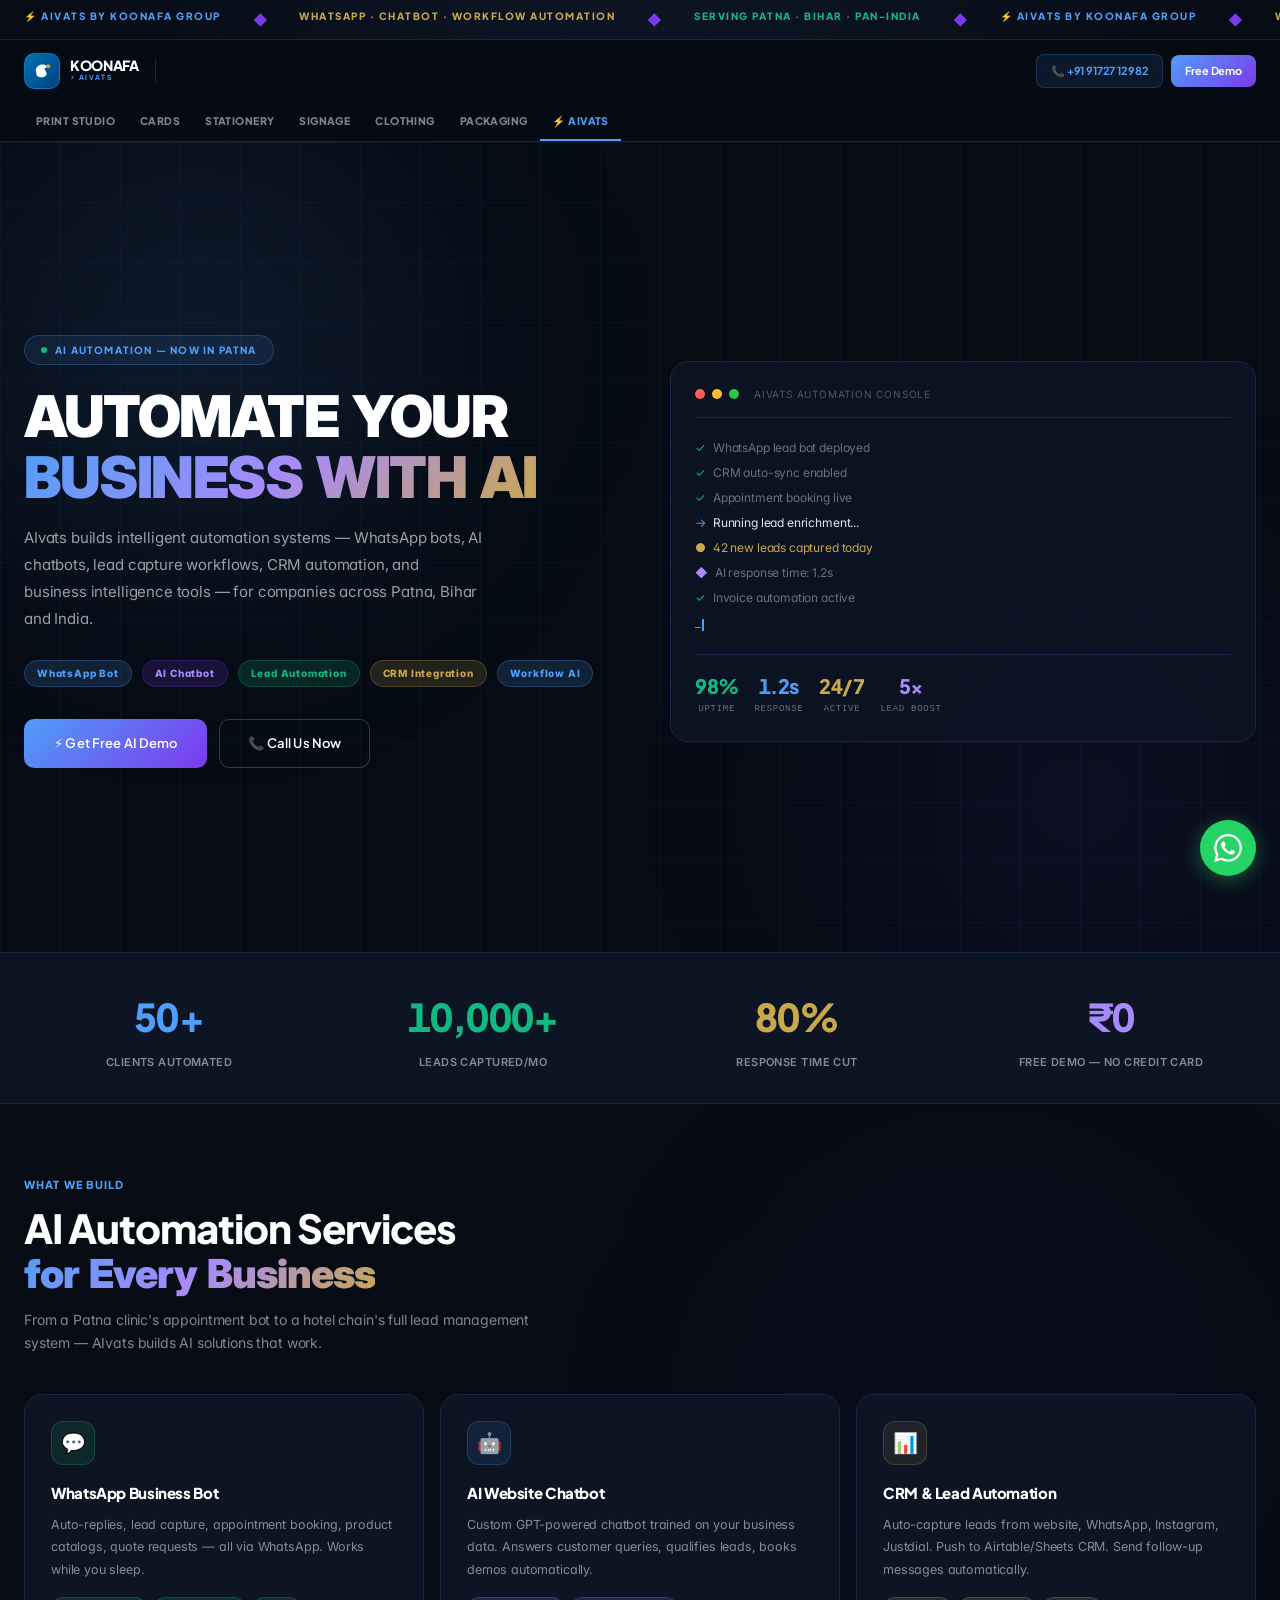
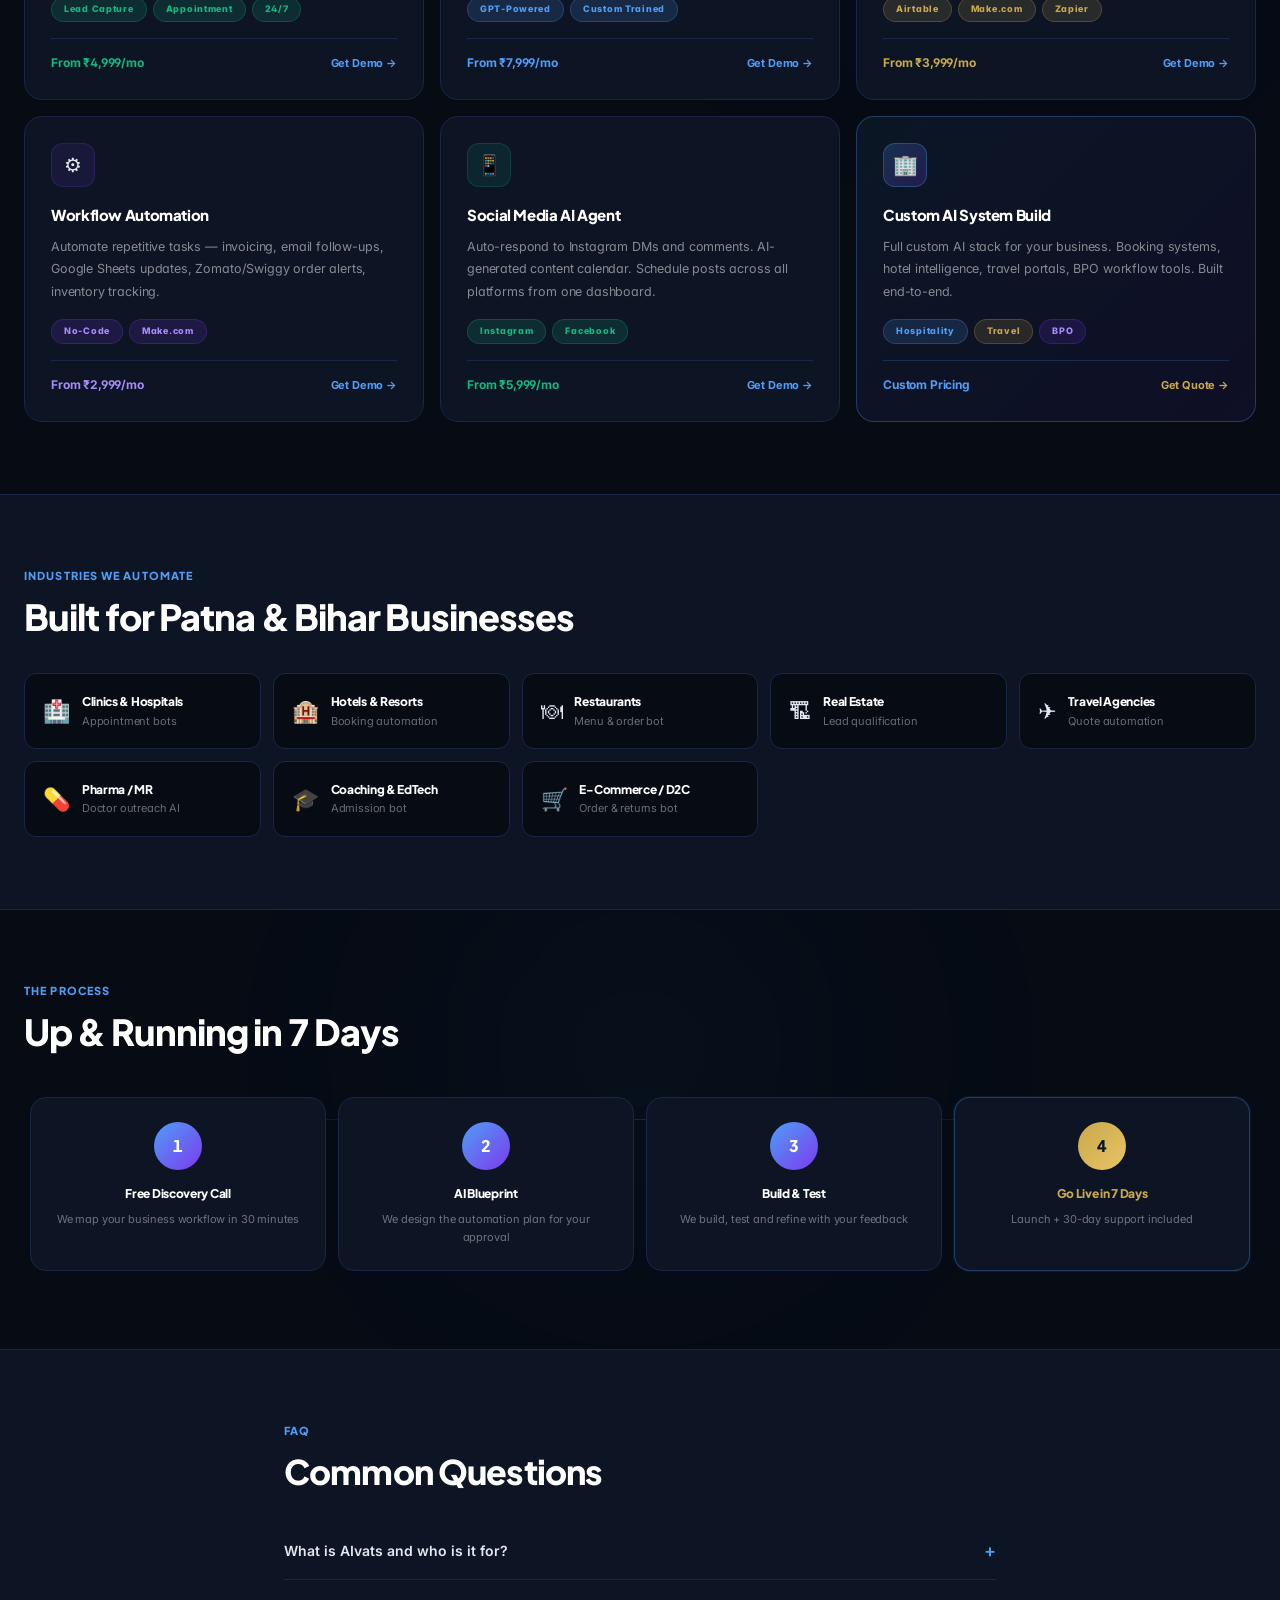
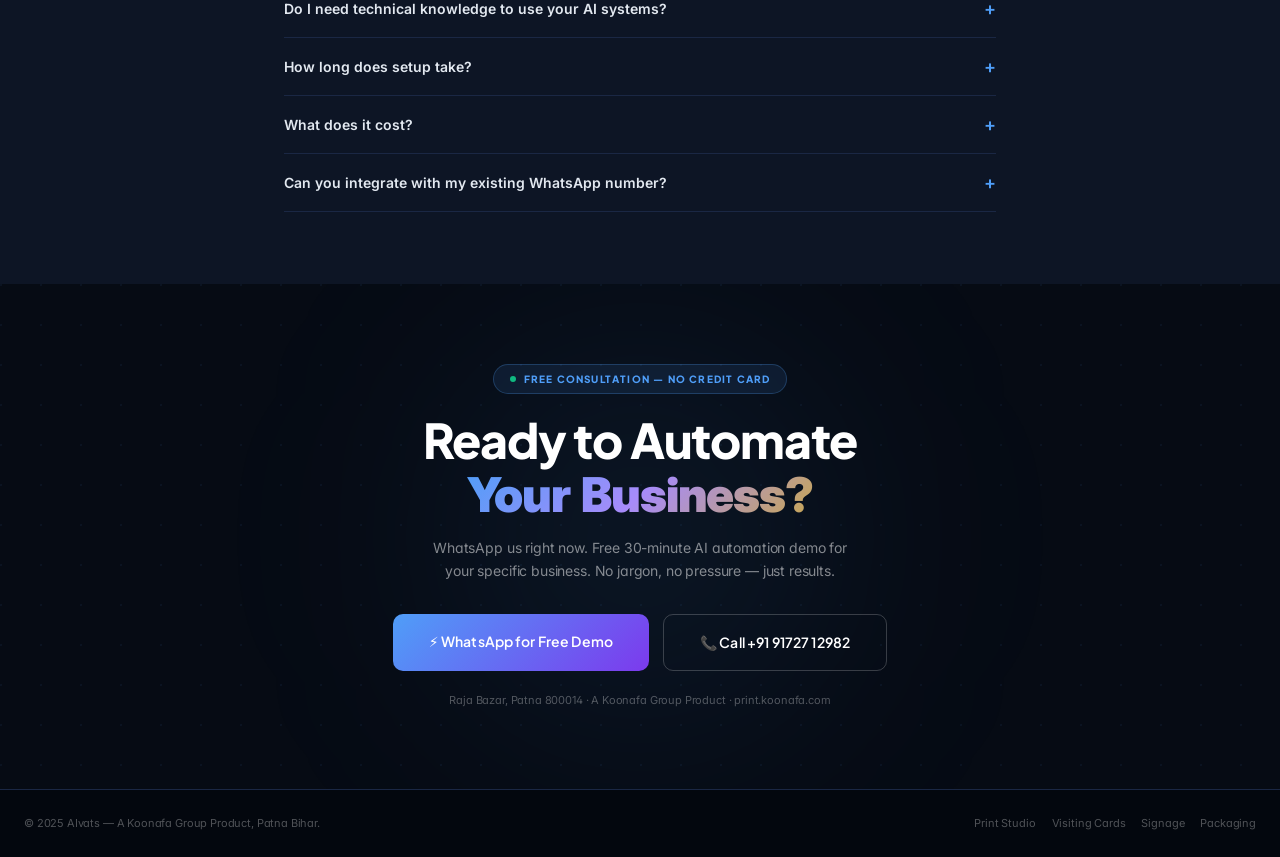
<file: aivats.html>
<!DOCTYPE html>
<html lang="en">
<head>
<meta charset="UTF-8"><meta name="viewport" content="width=device-width,initial-scale=1">
<title>AIvats — AI Automation & WhatsApp Bots | Patna Bihar</title>
<meta name="description" content="AIvats by Koonafa builds WhatsApp bots, AI chatbots & CRM automation for businesses in Patna, Bihar. Free 30-min demo. Call +91 91727 12982.">
<meta name="keywords" content="AI automation patna, WhatsApp bot for business patna, chatbot development bihar, business automation AI india, CRM automation patna, lead generation AI bihar, workflow automation patna, AIvats koonafa, artificial intelligence solutions patna, WhatsApp business bot patna">
<meta property="og:title" content="AIvats — AI Automation & WhatsApp Bots | Patna Bihar">
<meta property="og:description" content="AIvats by Koonafa builds WhatsApp bots, AI chatbots & CRM automation for businesses in Patna, Bihar. Free 30-min demo. Call +91 91727 12982.">
<meta property="og:type" content="website">
<meta property="og:locale" content="en_IN">
<meta name="twitter:card" content="summary">
<meta name="twitter:title" content="AIvats — AI Automation & WhatsApp Bots | Patna Bihar">
<meta name="twitter:description" content="AIvats by Koonafa builds WhatsApp bots, AI chatbots & CRM automation for businesses in Patna, Bihar. Free 30-min demo. Call +91 91727 12982.">
<link rel="canonical" href="https://print.koonafa.com/aivats.html">
<link href="https://fonts.googleapis.com/css2?family=Plus+Jakarta+Sans:ital,wght@0,300;0,400;0,500;0,600;0,700;0,800;1,400&family=Inter:wght@300;400;500;600;700&display=swap" rel="stylesheet">
<style>

/* ── CMO Typography System: Inter + Plus Jakarta Sans ── */
:root{
  --font-display:'Plus Jakarta Sans',system-ui,sans-serif;
  --font-body:'Inter',system-ui,-apple-system,sans-serif;
  --fw-label:600;
  --fw-heading:800;
  --fw-heavy:800;
  --ls-tight:-0.025em;
  --ls-label:0.12em;
}
*{box-sizing:border-box}
html{font-size:16px;-webkit-text-size-adjust:100%}
body{font-family:var(--font-body);font-size:14px;line-height:1.65;letter-spacing:-0.008em}
h1,h2,h3,h4,h5{font-family:var(--font-display);font-weight:var(--fw-heading);letter-spacing:var(--ls-tight);line-height:1.1}
h1{letter-spacing:-0.035em}
h2{letter-spacing:-0.028em}
/* Nav precision */
nav a{font-family:var(--font-display)}
/* Stat numbers — tabular for alignment */
.stat-num,.price-num,[class*="stat"]{font-variant-numeric:tabular-nums;font-feature-settings:'tnum'}
/* Product card body text — Inter at 13px needs optical boost */
.pc p{font-size:12.5px;line-height:1.75;color:#5a6680;letter-spacing:0}
/* Buttons — Inter 600 with slight tracking */
a[class*="btn"]{font-family:var(--font-display);font-weight:600;letter-spacing:.01em}

:root{
  --co:#0073B1;--go:#C9A84C;--ch:#0A1628;
  --ai-bg:#060B14;--ai-card:#0D1525;--ai-border:#1a2744;
  --ai-blue:#4F9EF8;--ai-purple:#7C3AED;--ai-green:#10B981;--ai-gold:#C9A84C;
}
*{margin:0;padding:0;box-sizing:border-box}html{scroll-behavior:smooth}
body{font-family:'Inter', system-ui, sans-serif;background:var(--ai-bg);color:#E2E8F0;-webkit-font-smoothing:antialiased;-moz-osx-font-smoothing:grayscale;text-rendering:optimizeLegibility;font-feature-settings:'cv02','cv03','cv04','cv11';letter-spacing:-0.011em}
.ls{font-family:'Plus Jakarta Sans', sans-serif;letter-spacing:-0.02em;font-feature-settings:'ss01'}
.mx{max-width:1280px;margin:0 auto;padding:0 24px}
.sec{padding:72px 0}
.btn-ai{background:linear-gradient(135deg,#4F9EF8,#7C3AED);color:#fff;padding:14px 30px;border-radius:10px;font-weight:700;font-size:13px;text-decoration:none;display:inline-block;transition:all .2s;letter-spacing:.03em}
.btn-ai:hover{transform:translateY(-2px);box-shadow:0 8px 30px rgba(79,158,248,.35)}
.btn-go{background:linear-gradient(135deg,#C9A84C,#E8C565);color:#0A1628;padding:14px 30px;border-radius:10px;font-weight:800;font-size:13px;text-decoration:none;display:inline-block;transition:transform .15s}
.btn-go:hover{transform:translateY(-2px)}
.btn-outline{border:1.5px solid rgba(255,255,255,.2);color:#fff;padding:13px 28px;border-radius:10px;font-weight:600;font-size:13px;text-decoration:none;display:inline-block;transition:all .2s}
.btn-outline:hover{border-color:rgba(79,158,248,.5);background:rgba(79,158,248,.05)}
.glow-text{background:linear-gradient(135deg,#4F9EF8,#a78bfa,#C9A84C);-webkit-background-clip:text;-webkit-text-fill-color:transparent;background-clip:text}
.card-ai{background:var(--ai-card);border:1px solid var(--ai-border);border-radius:18px;transition:all .3s}
.card-ai:hover{border-color:#4F9EF8;box-shadow:0 0 0 1px rgba(79,158,248,.2),0 16px 40px rgba(0,0,0,.4)}
.nav-link{padding:10px 12px;font-size:10.5px;font-weight:800;font-family:'Plus Jakarta Sans', sans-serif;letter-spacing:.04em;color:rgba(255,255,255,.6);text-decoration:none;text-transform:uppercase;transition:all .2s;border-bottom:2px solid transparent;display:inline-block}
.nav-link:hover{color:#4F9EF8}.nav-link.print-link{color:rgba(255,255,255,.5)}
.nav-link.print-link:hover{color:rgba(255,255,255,.8)}
.pill{display:inline-block;padding:4px 12px;border-radius:20px;font-size:10px;font-weight:800;letter-spacing:.08em;font-family:'Plus Jakarta Sans', sans-serif}
.pill-blue{background:rgba(79,158,248,.15);color:#4F9EF8;border:1px solid rgba(79,158,248,.25)}
.pill-purple{background:rgba(124,58,237,.15);color:#a78bfa;border:1px solid rgba(124,58,237,.25)}
.pill-green{background:rgba(16,185,129,.15);color:#10B981;border:1px solid rgba(16,185,129,.25)}
.pill-gold{background:rgba(201,168,76,.15);color:#C9A84C;border:1px solid rgba(201,168,76,.25)}
.wa{position:fixed;bottom:24px;right:24px;z-index:8888;background:#25D366;color:#fff;width:56px;height:56px;border-radius:50%;display:flex;align-items:center;justify-content:center;text-decoration:none;box-shadow:0 4px 20px rgba(37,211,102,.4);transition:transform .2s}.wa:hover{transform:scale(1.1)}

/* PARTICLE GRID BG */
.grid-bg{position:absolute;inset:0;background-image:linear-gradient(rgba(79,158,248,.04) 1px,transparent 1px),linear-gradient(90deg,rgba(79,158,248,.04) 1px,transparent 1px);background-size:60px 60px;pointer-events:none}
.radial-glow{position:absolute;width:600px;height:600px;border-radius:50%;filter:blur(120px);pointer-events:none}

/* TYPING ANIMATION */
@keyframes blink{0%,100%{opacity:1}50%{opacity:0}}
.cursor{display:inline-block;width:2px;height:1em;background:#4F9EF8;animation:blink 1s infinite;vertical-align:text-bottom;margin-left:2px}

/* COUNTER */
@keyframes countUp{from{opacity:0;transform:translateY(10px)}to{opacity:1;transform:translateY(0)}}
.stat-num{animation:countUp .6s ease forwards}

/* TABS */
.tab-btn{padding:10px 20px;background:transparent;border:1px solid var(--ai-border);border-radius:8px;color:rgba(255,255,255,.5);font-size:12px;font-weight:700;font-family:'Plus Jakarta Sans', sans-serif;letter-spacing:.04em;cursor:pointer;transition:all .2s;text-transform:uppercase}
.tab-btn.active,.tab-btn:hover{background:rgba(79,158,248,.12);border-color:#4F9EF8;color:#4F9EF8}

/* FAQ */
.faq-item{border-bottom:1px solid var(--ai-border)}
.faq-q{width:100%;background:transparent;border:none;color:#E2E8F0;text-align:left;padding:18px 0;cursor:pointer;display:flex;justify-content:space-between;align-items:center;font-size:14px;font-weight:600}
.faq-a{max-height:0;overflow:hidden;transition:max-height .3s ease;font-size:13px;color:rgba(255,255,255,.6);line-height:1.75}
.faq-a.open{max-height:200px;padding-bottom:16px}
.faq-icon{font-size:18px;color:#4F9EF8;transition:transform .3s;flex-shrink:0}
.faq-item.open .faq-icon{transform:rotate(45deg)}

@media(max-width:768px){.sec{padding:48px 0}}

/* ── Plus Jakarta Sans + Inter micro-typography refinements ── */
h1,h2,h3,h4{font-family:'Plus Jakarta Sans',sans-serif;letter-spacing:-0.025em;font-feature-settings:'ss01'}
h1{letter-spacing:-0.035em}
.ls{font-family:'Plus Jakarta Sans',sans-serif;letter-spacing:-0.025em}
p,li,td,span:not(.ls):not(.badge):not(.nav-link){font-family:'Inter',system-ui,sans-serif}
strong,b{font-weight:600}
/* Inter numeral clarity */
.price-val,[class*="price"],[style*="font-weight:800"],[style*="font-weight:900"]{font-feature-settings:'cv02','tnum'}
/* Tighter product card headings */
.pc .ls{font-size:13.5px;font-weight:700;letter-spacing:-0.015em}
/* Button refinement */
.btn-p,.btn-g,.btn-ai,.btn-go,.btn-outline{letter-spacing:.01em;font-weight:600}
/* Section label refinement */
.sl,.section-label{font-family:'Plus Jakarta Sans',sans-serif;font-size:10px;letter-spacing:.16em;font-weight:700}
/* Ticker */
.ticker-item,[class*="ticker"]{letter-spacing:.1em}
</style>
<link rel="stylesheet" href="responsive.css">
<script src="responsive.js" defer></script>
</head>
<body>

<!-- TICKER -->
<div style="overflow:hidden;background:linear-gradient(90deg,#060B14,#0D1525,#060B14);padding:8px 0;border-bottom:1px solid rgba(79,158,248,.15)">
  <div style="display:flex;white-space:nowrap;animation:tk 30s linear infinite" class="responsive-actions">
    <style>@keyframes tk{0%{transform:translateX(0)}100%{transform:translateX(-50%)}}</style>
    <span style="display:flex;white-space:nowrap;animation:tk 30s linear infinite">
      <span style="padding:0 24px;font-size:10px;font-weight:800;font-family:'Plus Jakarta Sans', sans-serif;letter-spacing:.15em;color:#4F9EF8;text-transform:uppercase">⚡ AIvats by Koonafa Group</span><span style="color:#7C3AED;margin:0 8px">◆</span>
      <span style="padding:0 24px;font-size:10px;font-weight:800;font-family:'Plus Jakarta Sans', sans-serif;letter-spacing:.15em;color:#C9A84C;text-transform:uppercase">WhatsApp · Chatbot · Workflow Automation</span><span style="color:#7C3AED;margin:0 8px">◆</span>
      <span style="padding:0 24px;font-size:10px;font-weight:800;font-family:'Plus Jakarta Sans', sans-serif;letter-spacing:.15em;color:#10B981;text-transform:uppercase">Serving Patna · Bihar · Pan-India</span><span style="color:#7C3AED;margin:0 8px">◆</span>
      <span style="padding:0 24px;font-size:10px;font-weight:800;font-family:'Plus Jakarta Sans', sans-serif;letter-spacing:.15em;color:#4F9EF8;text-transform:uppercase">⚡ AIvats by Koonafa Group</span><span style="color:#7C3AED;margin:0 8px">◆</span>
      <span style="padding:0 24px;font-size:10px;font-weight:800;font-family:'Plus Jakarta Sans', sans-serif;letter-spacing:.15em;color:#C9A84C;text-transform:uppercase">WhatsApp · Chatbot · Workflow Automation</span><span style="color:#7C3AED;margin:0 8px">◆</span>
      <span style="padding:0 24px;font-size:10px;font-weight:800;font-family:'Plus Jakarta Sans', sans-serif;letter-spacing:.15em;color:#10B981;text-transform:uppercase">Serving Patna · Bihar · Pan-India</span><span style="color:#7C3AED;margin:0 8px">◆</span>
    </span>
  </div>
</div>

<!-- NAV -->
<nav style="background:rgba(6,11,20,.95);backdrop-filter:blur(20px);border-bottom:1px solid var(--ai-border);position:sticky;top:0;z-index:9000">
  <div class="mx"><div style="display:flex;align-items:center;justify-content:space-between;flex-wrap:wrap;gap:10px;min-height:62px" class="responsive-actions">
    <div style="display:flex;align-items:center;gap:16px" class="responsive-actions">
      <a href="index.html" style="display:flex;align-items:center;gap:10px;text-decoration:none">
        <div style="width:36px;height:36px;border-radius:10px;background:linear-gradient(135deg,#0073B1,#004080);display:flex;align-items:center;justify-content:center;border:1px solid rgba(79,158,248,.3)" class="responsive-actions">
          <svg viewBox="0 0 64 64" fill="none" style="width:22px;height:22px"><path d="M14 32C14 19 26 11 38 14L50 18L39 25L46 40C43 51 28 54 17 46Z" fill="white"/><circle cx="50" cy="18" r="6" fill="#C9A84C"/></svg>
        </div>
        <div><div class="ls" style="font-weight:900;font-size:14px;color:#fff;line-height:1">KOONAFA</div><div style="font-size:7px;color:#4F9EF8;letter-spacing:.2em;font-weight:700">⚡ AIVATS</div></div>
      </a>
      <div style="width:1px;height:24px;background:var(--ai-border)"></div>
      <div style="display:flex;gap:1px;flex-wrap:wrap" class="responsive-actions">
        <a href="index.html" class="nav-link print-link">Print Studio</a>
        <a href="visiting-cards.html" class="nav-link print-link">Cards</a>
        <a href="stationery.html" class="nav-link print-link">Stationery</a>
        <a href="signs-posters.html" class="nav-link print-link">Signage</a>
        <a href="clothing-bags.html" class="nav-link print-link">Clothing</a>
        <a href="packaging.html" class="nav-link print-link">Packaging</a>
        <a href="aivats.html" class="nav-link" style="color:#4F9EF8;border-bottom-color:#4F9EF8">⚡ AIvats</a>
      </div>
    </div>
    <div style="display:flex;align-items:center;gap:8px" class="responsive-actions">
      <a href="tel:+919172712982" style="padding:7px 14px;background:rgba(79,158,248,.1);color:#4F9EF8;border-radius:8px;text-decoration:none;font-size:11px;font-weight:700;border:1px solid rgba(79,158,248,.2)">📞 +91 91727 12982</a>
      <a href="https://wa.me/919172712982?text=Hi%20AIvats%2C%20I%20want%20a%20free%20AI%20automation%20demo%20for%20my%20business" target="_blank" style="padding:7px 14px;background:linear-gradient(135deg,#4F9EF8,#7C3AED);color:#fff;border-radius:8px;text-decoration:none;font-size:11px;font-weight:700">Free Demo</a>
    </div>
  </div></div>
</nav>

<!-- HERO -->
<section class="responsive-hero" style="position:relative;overflow:hidden;padding:80px 0 72px;min-height:90vh;display:flex;align-items:center">
  <div class="grid-bg"></div>
  <div class="radial-glow" style="background:radial-gradient(circle,rgba(79,158,248,.18),transparent 70%);top:-100px;left:-100px"></div>
  <div class="radial-glow" style="background:radial-gradient(circle,rgba(124,58,237,.12),transparent 70%);bottom:-150px;right:-100px"></div>
  <div class="mx" style="position:relative;z-index:1;width:100%">
    <div style="display:grid;grid-template-columns:1fr 1fr;gap:60px;align-items:center" class="responsive-grid responsive-columns">
      <div>
        <div style="display:inline-flex;align-items:center;gap:8px;background:rgba(79,158,248,.1);border:1px solid rgba(79,158,248,.25);border-radius:20px;padding:6px 16px;margin-bottom:20px">
          <div style="width:6px;height:6px;border-radius:50%;background:#10B981;animation:blink 1.5s infinite"></div>
          <span style="font-size:10px;font-weight:800;font-family:'Plus Jakarta Sans', sans-serif;letter-spacing:.12em;color:#4F9EF8;text-transform:uppercase">AI Automation — Now in Patna</span>
        </div>
        <h1 class="ls" style="font-size:clamp(32px,4.5vw,58px);font-weight:900;line-height:1.0;margin-bottom:18px">
          <span style="color:#fff">AUTOMATE YOUR</span><br>
          <span class="glow-text">BUSINESS WITH AI</span>
        </h1>
        <p style="font-size:15px;color:rgba(255,255,255,.6);line-height:1.8;max-width:460px;margin-bottom:28px">AIvats builds intelligent automation systems — WhatsApp bots, AI chatbots, lead capture workflows, CRM automation, and business intelligence tools — for companies across Patna, Bihar and India.</p>
        <div style="display:flex;gap:10px;flex-wrap:wrap;margin-bottom:32px" class="responsive-actions">
          <span class="pill pill-blue">WhatsApp Bot</span>
          <span class="pill pill-purple">AI Chatbot</span>
          <span class="pill pill-green">Lead Automation</span>
          <span class="pill pill-gold">CRM Integration</span>
          <span class="pill pill-blue">Workflow AI</span>
        </div>
        <div style="display:flex;gap:12px;flex-wrap:wrap" class="responsive-actions">
          <a href="https://wa.me/919172712982?text=Hi%20AIvats%2C%20I%20want%20a%20free%20AI%20automation%20demo%20for%20my%20business" target="_blank" class="btn-ai">⚡ Get Free AI Demo</a>
          <a href="tel:+919172712982" class="btn-outline">📞 Call Us Now</a>
        </div>
      </div>

      <!-- ANIMATED CONSOLE -->
      <div style="background:rgba(13,21,37,.8);border:1px solid var(--ai-border);border-radius:18px;padding:24px;font-family:'Courier New',monospace;font-size:12px">
        <div style="display:flex;align-items:center;gap:7px;margin-bottom:18px;padding-bottom:14px;border-bottom:1px solid var(--ai-border)" class="responsive-actions">
          <div style="width:10px;height:10px;border-radius:50%;background:#ff5f57"></div>
          <div style="width:10px;height:10px;border-radius:50%;background:#ffbd2e"></div>
          <div style="width:10px;height:10px;border-radius:50%;background:#28ca41"></div>
          <span style="font-size:10px;color:rgba(255,255,255,.3);letter-spacing:.08em;margin-left:8px">AIVATS AUTOMATION CONSOLE</span>
        </div>
        <div style="line-height:2">
          <div><span style="color:#10B981">✓</span> <span style="color:rgba(255,255,255,.4)">WhatsApp lead bot deployed</span></div>
          <div><span style="color:#10B981">✓</span> <span style="color:rgba(255,255,255,.4)">CRM auto-sync enabled</span></div>
          <div><span style="color:#10B981">✓</span> <span style="color:rgba(255,255,255,.4)">Appointment booking live</span></div>
          <div><span style="color:#4F9EF8">→</span> <span style="color:#E2E8F0">Running lead enrichment...</span></div>
          <div><span style="color:#C9A84C">●</span> <span style="color:#C9A84C">42 new leads captured today</span></div>
          <div><span style="color:#a78bfa">◆</span> <span style="color:rgba(255,255,255,.4)">AI response time: 1.2s</span></div>
          <div><span style="color:#10B981">✓</span> <span style="color:rgba(255,255,255,.4)">Invoice automation active</span></div>
          <div><span style="color:#4F9EF8">_</span><span class="cursor"></span></div>
        </div>
        <div style="margin-top:18px;padding-top:14px;border-top:1px solid var(--ai-border);display:flex;gap:16px" class="responsive-actions">
          <div style="text-align:center"><div class="ls" style="font-size:20px;font-weight:900;color:#10B981">98%</div><div style="font-size:9px;color:rgba(255,255,255,.4);letter-spacing:.08em">UPTIME</div></div>
          <div style="text-align:center"><div class="ls" style="font-size:20px;font-weight:900;color:#4F9EF8">1.2s</div><div style="font-size:9px;color:rgba(255,255,255,.4);letter-spacing:.08em">RESPONSE</div></div>
          <div style="text-align:center"><div class="ls" style="font-size:20px;font-weight:900;color:#C9A84C">24/7</div><div style="font-size:9px;color:rgba(255,255,255,.4);letter-spacing:.08em">ACTIVE</div></div>
          <div style="text-align:center"><div class="ls" style="font-size:20px;font-weight:900;color:#a78bfa">5×</div><div style="font-size:9px;color:rgba(255,255,255,.4);letter-spacing:.08em">LEAD BOOST</div></div>
        </div>
      </div>
    </div>
  </div>
</section>

<!-- STATS BAR -->
<section style="background:var(--ai-card);border-top:1px solid var(--ai-border);border-bottom:1px solid var(--ai-border);padding:32px 0">
  <div class="mx"><div style="display:grid;grid-template-columns:repeat(4,1fr);gap:24px;text-align:center" class="responsive-grid responsive-stats">
    <div><div class="ls stat-num" style="font-size:clamp(28px,3vw,40px);font-weight:900;color:#4F9EF8">50+</div><div style="font-size:11px;color:rgba(255,255,255,.5);margin-top:4px;letter-spacing:.04em;font-weight:600">CLIENTS AUTOMATED</div></div>
    <div><div class="ls stat-num" style="font-size:clamp(28px,3vw,40px);font-weight:900;color:#10B981">10,000+</div><div style="font-size:11px;color:rgba(255,255,255,.5);margin-top:4px;letter-spacing:.04em;font-weight:600">LEADS CAPTURED/MO</div></div>
    <div><div class="ls stat-num" style="font-size:clamp(28px,3vw,40px);font-weight:900;color:#C9A84C">80%</div><div style="font-size:11px;color:rgba(255,255,255,.5);margin-top:4px;letter-spacing:.04em;font-weight:600">RESPONSE TIME CUT</div></div>
    <div><div class="ls stat-num" style="font-size:clamp(28px,3vw,40px);font-weight:900;color:#a78bfa">₹0</div><div style="font-size:11px;color:rgba(255,255,255,.5);margin-top:4px;letter-spacing:.04em;font-weight:600">FREE DEMO — NO CREDIT CARD</div></div>
  </div></div>
</section>

<!-- SERVICES -->
<section class="sec" style="position:relative;overflow:hidden">
  <div class="radial-glow" style="background:radial-gradient(circle,rgba(124,58,237,.08),transparent 70%);top:0;right:0"></div>
  <div class="mx" style="position:relative;z-index:1">
    <span style="font-family:'Plus Jakarta Sans', sans-serif;font-size:11px;font-weight:800;letter-spacing:.1em;text-transform:uppercase;color:#4F9EF8;margin-bottom:12px;display:block">What We Build</span>
    <h2 class="ls" style="font-size:clamp(24px,3.5vw,40px);font-weight:900;color:#fff;margin-bottom:12px;line-height:1.1">AI Automation Services<br><span class="glow-text">for Every Business</span></h2>
    <p style="font-size:14px;color:rgba(255,255,255,.5);max-width:520px;margin-bottom:40px">From a Patna clinic's appointment bot to a hotel chain's full lead management system — AIvats builds AI solutions that work.</p>
    <div style="--card-min:300px;display:grid;grid-template-columns:repeat(auto-fill,minmax(300px,1fr));gap:16px" class="responsive-grid responsive-auto-grid">

      <div class="card-ai" style="padding:26px">
        <div style="width:44px;height:44px;border-radius:12px;background:rgba(37,211,102,.1);border:1px solid rgba(37,211,102,.2);display:flex;align-items:center;justify-content:center;font-size:20px;margin-bottom:16px" class="responsive-actions">💬</div>
        <div class="ls" style="font-size:15px;font-weight:800;color:#fff;margin-bottom:8px">WhatsApp Business Bot</div>
        <p style="font-size:12.5px;color:rgba(255,255,255,.5);line-height:1.8;margin-bottom:16px">Auto-replies, lead capture, appointment booking, product catalogs, quote requests — all via WhatsApp. Works while you sleep.</p>
        <div style="display:flex;gap:6px;flex-wrap:wrap" class="responsive-actions"><span class="pill pill-green" style="font-size:9px">Lead Capture</span><span class="pill pill-green" style="font-size:9px">Appointment</span><span class="pill pill-green" style="font-size:9px">24/7</span></div>
        <div style="margin-top:16px;padding-top:14px;border-top:1px solid var(--ai-border);display:flex;justify-content:space-between;align-items:center" class="responsive-actions">
          <span style="font-size:12px;color:#10B981;font-weight:700">From ₹4,999/mo</span>
          <a href="https://wa.me/919172712982?text=Hi%2C%20I%20need%20a%20WhatsApp%20bot%20for%20my%20business" target="_blank" style="font-size:11px;font-weight:700;color:#4F9EF8;text-decoration:none">Get Demo →</a>
        </div>
      </div>

      <div class="card-ai" style="padding:26px">
        <div style="width:44px;height:44px;border-radius:12px;background:rgba(79,158,248,.1);border:1px solid rgba(79,158,248,.2);display:flex;align-items:center;justify-content:center;font-size:20px;margin-bottom:16px" class="responsive-actions">🤖</div>
        <div class="ls" style="font-size:15px;font-weight:800;color:#fff;margin-bottom:8px">AI Website Chatbot</div>
        <p style="font-size:12.5px;color:rgba(255,255,255,.5);line-height:1.8;margin-bottom:16px">Custom GPT-powered chatbot trained on your business data. Answers customer queries, qualifies leads, books demos automatically.</p>
        <div style="display:flex;gap:6px;flex-wrap:wrap" class="responsive-actions"><span class="pill pill-blue" style="font-size:9px">GPT-Powered</span><span class="pill pill-blue" style="font-size:9px">Custom Trained</span></div>
        <div style="margin-top:16px;padding-top:14px;border-top:1px solid var(--ai-border);display:flex;justify-content:space-between;align-items:center" class="responsive-actions">
          <span style="font-size:12px;color:#4F9EF8;font-weight:700">From ₹7,999/mo</span>
          <a href="https://wa.me/919172712982?text=Hi%2C%20I%20need%20an%20AI%20chatbot%20for%20my%20website" target="_blank" style="font-size:11px;font-weight:700;color:#4F9EF8;text-decoration:none">Get Demo →</a>
        </div>
      </div>

      <div class="card-ai" style="padding:26px">
        <div style="width:44px;height:44px;border-radius:12px;background:rgba(201,168,76,.1);border:1px solid rgba(201,168,76,.2);display:flex;align-items:center;justify-content:center;font-size:20px;margin-bottom:16px" class="responsive-actions">📊</div>
        <div class="ls" style="font-size:15px;font-weight:800;color:#fff;margin-bottom:8px">CRM & Lead Automation</div>
        <p style="font-size:12.5px;color:rgba(255,255,255,.5);line-height:1.8;margin-bottom:16px">Auto-capture leads from website, WhatsApp, Instagram, Justdial. Push to Airtable/Sheets CRM. Send follow-up messages automatically.</p>
        <div style="display:flex;gap:6px;flex-wrap:wrap" class="responsive-actions"><span class="pill pill-gold" style="font-size:9px">Airtable</span><span class="pill pill-gold" style="font-size:9px">Make.com</span><span class="pill pill-gold" style="font-size:9px">Zapier</span></div>
        <div style="margin-top:16px;padding-top:14px;border-top:1px solid var(--ai-border);display:flex;justify-content:space-between;align-items:center" class="responsive-actions">
          <span style="font-size:12px;color:#C9A84C;font-weight:700">From ₹3,999/mo</span>
          <a href="https://wa.me/919172712982?text=Hi%2C%20I%20need%20CRM%20and%20lead%20automation" target="_blank" style="font-size:11px;font-weight:700;color:#4F9EF8;text-decoration:none">Get Demo →</a>
        </div>
      </div>

      <div class="card-ai" style="padding:26px">
        <div style="width:44px;height:44px;border-radius:12px;background:rgba(124,58,237,.1);border:1px solid rgba(124,58,237,.2);display:flex;align-items:center;justify-content:center;font-size:20px;margin-bottom:16px" class="responsive-actions">⚙️</div>
        <div class="ls" style="font-size:15px;font-weight:800;color:#fff;margin-bottom:8px">Workflow Automation</div>
        <p style="font-size:12.5px;color:rgba(255,255,255,.5);line-height:1.8;margin-bottom:16px">Automate repetitive tasks — invoicing, email follow-ups, Google Sheets updates, Zomato/Swiggy order alerts, inventory tracking.</p>
        <div style="display:flex;gap:6px;flex-wrap:wrap" class="responsive-actions"><span class="pill pill-purple" style="font-size:9px">No-Code</span><span class="pill pill-purple" style="font-size:9px">Make.com</span></div>
        <div style="margin-top:16px;padding-top:14px;border-top:1px solid var(--ai-border);display:flex;justify-content:space-between;align-items:center" class="responsive-actions">
          <span style="font-size:12px;color:#a78bfa;font-weight:700">From ₹2,999/mo</span>
          <a href="https://wa.me/919172712982?text=Hi%2C%20I%20need%20workflow%20automation" target="_blank" style="font-size:11px;font-weight:700;color:#4F9EF8;text-decoration:none">Get Demo →</a>
        </div>
      </div>

      <div class="card-ai" style="padding:26px">
        <div style="width:44px;height:44px;border-radius:12px;background:rgba(16,185,129,.1);border:1px solid rgba(16,185,129,.2);display:flex;align-items:center;justify-content:center;font-size:20px;margin-bottom:16px" class="responsive-actions">📱</div>
        <div class="ls" style="font-size:15px;font-weight:800;color:#fff;margin-bottom:8px">Social Media AI Agent</div>
        <p style="font-size:12.5px;color:rgba(255,255,255,.5);line-height:1.8;margin-bottom:16px">Auto-respond to Instagram DMs and comments. AI-generated content calendar. Schedule posts across all platforms from one dashboard.</p>
        <div style="display:flex;gap:6px;flex-wrap:wrap" class="responsive-actions"><span class="pill pill-green" style="font-size:9px">Instagram</span><span class="pill pill-green" style="font-size:9px">Facebook</span></div>
        <div style="margin-top:16px;padding-top:14px;border-top:1px solid var(--ai-border);display:flex;justify-content:space-between;align-items:center" class="responsive-actions">
          <span style="font-size:12px;color:#10B981;font-weight:700">From ₹5,999/mo</span>
          <a href="https://wa.me/919172712982?text=Hi%2C%20I%20need%20social%20media%20AI%20automation" target="_blank" style="font-size:11px;font-weight:700;color:#4F9EF8;text-decoration:none">Get Demo →</a>
        </div>
      </div>

      <div class="card-ai" style="padding:26px;background:linear-gradient(135deg,rgba(79,158,248,.08),rgba(124,58,237,.08));border-color:rgba(79,158,248,.3)">
        <div style="width:44px;height:44px;border-radius:12px;background:linear-gradient(135deg,rgba(79,158,248,.2),rgba(124,58,237,.2));border:1px solid rgba(79,158,248,.3);display:flex;align-items:center;justify-content:center;font-size:20px;margin-bottom:16px" class="responsive-actions">🏢</div>
        <div class="ls" style="font-size:15px;font-weight:800;color:#fff;margin-bottom:8px">Custom AI System Build</div>
        <p style="font-size:12.5px;color:rgba(255,255,255,.5);line-height:1.8;margin-bottom:16px">Full custom AI stack for your business. Booking systems, hotel intelligence, travel portals, BPO workflow tools. Built end-to-end.</p>
        <div style="display:flex;gap:6px;flex-wrap:wrap" class="responsive-actions"><span class="pill pill-blue" style="font-size:9px">Hospitality</span><span class="pill pill-gold" style="font-size:9px">Travel</span><span class="pill pill-purple" style="font-size:9px">BPO</span></div>
        <div style="margin-top:16px;padding-top:14px;border-top:1px solid rgba(79,158,248,.2);display:flex;justify-content:space-between;align-items:center" class="responsive-actions">
          <span style="font-size:12px;color:#4F9EF8;font-weight:700">Custom Pricing</span>
          <a href="https://wa.me/919172712982?text=Hi%2C%20I%20need%20a%20custom%20AI%20system%20built" target="_blank" style="font-size:11px;font-weight:700;color:#C9A84C;text-decoration:none">Get Quote →</a>
        </div>
      </div>

    </div>
  </div>
</section>

<!-- WHO WE SERVE -->
<section class="sec" style="background:var(--ai-card);border-top:1px solid var(--ai-border);border-bottom:1px solid var(--ai-border)">
  <div class="mx">
    <span style="font-family:'Plus Jakarta Sans', sans-serif;font-size:11px;font-weight:800;letter-spacing:.1em;text-transform:uppercase;color:#4F9EF8;margin-bottom:12px;display:block">Industries We Automate</span>
    <h2 class="ls" style="font-size:clamp(22px,3vw,36px);font-weight:900;color:#fff;margin-bottom:36px">Built for Patna & Bihar Businesses</h2>
    <div style="--card-min:200px;display:grid;grid-template-columns:repeat(auto-fill,minmax(200px,1fr));gap:12px" class="responsive-grid responsive-auto-grid">
      <div style="background:var(--ai-bg);border:1px solid var(--ai-border);border-radius:12px;padding:18px;display:flex;align-items:center;gap:12px" class="responsive-actions"><div style="font-size:22px">🏥</div><div><div class="ls" style="font-size:12px;font-weight:800;color:#fff">Clinics & Hospitals</div><div style="font-size:11px;color:rgba(255,255,255,.4)">Appointment bots</div></div></div>
      <div style="background:var(--ai-bg);border:1px solid var(--ai-border);border-radius:12px;padding:18px;display:flex;align-items:center;gap:12px" class="responsive-actions"><div style="font-size:22px">🏨</div><div><div class="ls" style="font-size:12px;font-weight:800;color:#fff">Hotels & Resorts</div><div style="font-size:11px;color:rgba(255,255,255,.4)">Booking automation</div></div></div>
      <div style="background:var(--ai-bg);border:1px solid var(--ai-border);border-radius:12px;padding:18px;display:flex;align-items:center;gap:12px" class="responsive-actions"><div style="font-size:22px">🍽</div><div><div class="ls" style="font-size:12px;font-weight:800;color:#fff">Restaurants</div><div style="font-size:11px;color:rgba(255,255,255,.4)">Menu & order bot</div></div></div>
      <div style="background:var(--ai-bg);border:1px solid var(--ai-border);border-radius:12px;padding:18px;display:flex;align-items:center;gap:12px" class="responsive-actions"><div style="font-size:22px">🏗</div><div><div class="ls" style="font-size:12px;font-weight:800;color:#fff">Real Estate</div><div style="font-size:11px;color:rgba(255,255,255,.4)">Lead qualification</div></div></div>
      <div style="background:var(--ai-bg);border:1px solid var(--ai-border);border-radius:12px;padding:18px;display:flex;align-items:center;gap:12px" class="responsive-actions"><div style="font-size:22px">✈️</div><div><div class="ls" style="font-size:12px;font-weight:800;color:#fff">Travel Agencies</div><div style="font-size:11px;color:rgba(255,255,255,.4)">Quote automation</div></div></div>
      <div style="background:var(--ai-bg);border:1px solid var(--ai-border);border-radius:12px;padding:18px;display:flex;align-items:center;gap:12px" class="responsive-actions"><div style="font-size:22px">💊</div><div><div class="ls" style="font-size:12px;font-weight:800;color:#fff">Pharma / MR</div><div style="font-size:11px;color:rgba(255,255,255,.4)">Doctor outreach AI</div></div></div>
      <div style="background:var(--ai-bg);border:1px solid var(--ai-border);border-radius:12px;padding:18px;display:flex;align-items:center;gap:12px" class="responsive-actions"><div style="font-size:22px">🎓</div><div><div class="ls" style="font-size:12px;font-weight:800;color:#fff">Coaching & EdTech</div><div style="font-size:11px;color:rgba(255,255,255,.4)">Admission bot</div></div></div>
      <div style="background:var(--ai-bg);border:1px solid var(--ai-border);border-radius:12px;padding:18px;display:flex;align-items:center;gap:12px" class="responsive-actions"><div style="font-size:22px">🛒</div><div><div class="ls" style="font-size:12px;font-weight:800;color:#fff">E-Commerce / D2C</div><div style="font-size:11px;color:rgba(255,255,255,.4)">Order & returns bot</div></div></div>
    </div>
  </div>
</section>

<!-- HOW IT WORKS -->
<section class="sec" style="position:relative;overflow:hidden">
  <div class="radial-glow" style="background:radial-gradient(circle,rgba(79,158,248,.06),transparent 70%);bottom:0;left:50%;transform:translateX(-50%)"></div>
  <div class="mx" style="position:relative;z-index:1">
    <span style="font-family:'Plus Jakarta Sans', sans-serif;font-size:11px;font-weight:800;letter-spacing:.1em;text-transform:uppercase;color:#4F9EF8;margin-bottom:12px;display:block">The Process</span>
    <h2 class="ls" style="font-size:clamp(22px,3vw,36px);font-weight:900;color:#fff;margin-bottom:40px">Up & Running in 7 Days</h2>
    <div style="--card-min:220px;display:grid;grid-template-columns:repeat(auto-fill,minmax(220px,1fr));gap:0;position:relative" class="responsive-grid responsive-auto-grid">
      <div style="position:absolute;top:28px;left:0;right:0;height:1px;background:linear-gradient(90deg,transparent,var(--ai-border),transparent);z-index:0"></div>
      <div style="background:var(--ai-card);border:1px solid var(--ai-border);border-radius:16px;padding:24px;text-align:center;margin:6px;position:relative;z-index:1"><div style="width:48px;height:48px;border-radius:50%;background:linear-gradient(135deg,#4F9EF8,#7C3AED);display:flex;align-items:center;justify-content:center;font-size:16px;font-weight:900;color:#fff;font-family:'Plus Jakarta Sans', sans-serif;margin:0 auto 14px" class="responsive-actions">1</div><div class="ls" style="font-size:12px;font-weight:800;color:#fff;margin-bottom:6px">Free Discovery Call</div><div style="font-size:11px;color:rgba(255,255,255,.4)">We map your business workflow in 30 minutes</div></div>
      <div style="background:var(--ai-card);border:1px solid var(--ai-border);border-radius:16px;padding:24px;text-align:center;margin:6px;position:relative;z-index:1"><div style="width:48px;height:48px;border-radius:50%;background:linear-gradient(135deg,#4F9EF8,#7C3AED);display:flex;align-items:center;justify-content:center;font-size:16px;font-weight:900;color:#fff;font-family:'Plus Jakarta Sans', sans-serif;margin:0 auto 14px" class="responsive-actions">2</div><div class="ls" style="font-size:12px;font-weight:800;color:#fff;margin-bottom:6px">AI Blueprint</div><div style="font-size:11px;color:rgba(255,255,255,.4)">We design the automation plan for your approval</div></div>
      <div style="background:var(--ai-card);border:1px solid var(--ai-border);border-radius:16px;padding:24px;text-align:center;margin:6px;position:relative;z-index:1"><div style="width:48px;height:48px;border-radius:50%;background:linear-gradient(135deg,#4F9EF8,#7C3AED);display:flex;align-items:center;justify-content:center;font-size:16px;font-weight:900;color:#fff;font-family:'Plus Jakarta Sans', sans-serif;margin:0 auto 14px" class="responsive-actions">3</div><div class="ls" style="font-size:12px;font-weight:800;color:#fff;margin-bottom:6px">Build & Test</div><div style="font-size:11px;color:rgba(255,255,255,.4)">We build, test and refine with your feedback</div></div>
      <div style="background:var(--ai-card);border:1px solid rgba(79,158,248,.3);border-radius:16px;padding:24px;text-align:center;margin:6px;position:relative;z-index:1;box-shadow:0 0 0 1px rgba(79,158,248,.1)"><div style="width:48px;height:48px;border-radius:50%;background:linear-gradient(135deg,#C9A84C,#E8C565);display:flex;align-items:center;justify-content:center;font-size:16px;font-weight:900;color:#0A1628;font-family:'Plus Jakarta Sans', sans-serif;margin:0 auto 14px" class="responsive-actions">4</div><div class="ls" style="font-size:12px;font-weight:800;color:#C9A84C;margin-bottom:6px">Go Live in 7 Days</div><div style="font-size:11px;color:rgba(255,255,255,.4)">Launch + 30-day support included</div></div>
    </div>
  </div>
</section>

<!-- FAQ -->
<section class="sec" style="background:var(--ai-card);border-top:1px solid var(--ai-border)">
  <div class="mx" style="max-width:760px;margin:0 auto">
    <span style="font-family:'Plus Jakarta Sans', sans-serif;font-size:11px;font-weight:800;letter-spacing:.1em;text-transform:uppercase;color:#4F9EF8;margin-bottom:12px;display:block">FAQ</span>
    <h2 class="ls" style="font-size:clamp(22px,3vw,34px);font-weight:900;color:#fff;margin-bottom:32px">Common Questions</h2>
    <div>
      <div class="faq-item"><button class="faq-q" onclick="toggleFaq(this)"><span>What is AIvats and who is it for?</span><span class="faq-icon">+</span></button><div class="faq-a"><p>AIvats is Koonafa Group's AI automation division, based in Patna, Bihar. We build WhatsApp bots, AI chatbots, CRM automations, and workflow tools for businesses across India — clinics, hotels, restaurants, travel agencies, real estate firms, and more.</p></div></div>
      <div class="faq-item"><button class="faq-q" onclick="toggleFaq(this)"><span>Do I need technical knowledge to use your AI systems?</span><span class="faq-icon">+</span></button><div class="faq-a"><p>No. We handle everything — design, build, training, and setup. You just use the final system on your phone or computer. Our dashboards are built for non-technical business owners.</p></div></div>
      <div class="faq-item"><button class="faq-q" onclick="toggleFaq(this)"><span>How long does setup take?</span><span class="faq-icon">+</span></button><div class="faq-a"><p>Standard WhatsApp bots and CRM automation go live in 5–7 days. Custom AI systems may take 2–4 weeks depending on complexity. We provide a timeline during the discovery call.</p></div></div>
      <div class="faq-item"><button class="faq-q" onclick="toggleFaq(this)"><span>What does it cost?</span><span class="faq-icon">+</span></button><div class="faq-a"><p>Plans start from ₹2,999/month for workflow automation. WhatsApp bots from ₹4,999/mo. AI chatbots from ₹7,999/mo. Custom builds are quoted separately. All plans include onboarding and 30 days of support.</p></div></div>
      <div class="faq-item"><button class="faq-q" onclick="toggleFaq(this)"><span>Can you integrate with my existing WhatsApp number?</span><span class="faq-icon">+</span></button><div class="faq-a"><p>Yes. We integrate with your existing WhatsApp Business number via the official WhatsApp Business API. No need to change your number. We handle the API registration and setup.</p></div></div>
    </div>
  </div>
</section>

<!-- CTA -->
<section style="position:relative;overflow:hidden;padding:80px 0;background:var(--ai-bg)">
  <div class="radial-glow" style="background:radial-gradient(circle,rgba(79,158,248,.15),transparent 60%);top:50%;left:50%;transform:translate(-50%,-50%)"></div>
  <div style="position:absolute;inset:0;background-image:radial-gradient(circle at 1px 1px,rgba(79,158,248,.06) 1px,transparent 0);background-size:40px 40px"></div>
  <div class="mx" style="position:relative;z-index:1;text-align:center">
    <div style="display:inline-flex;align-items:center;gap:8px;background:rgba(79,158,248,.1);border:1px solid rgba(79,158,248,.25);border-radius:20px;padding:6px 16px;margin-bottom:20px"><div style="width:6px;height:6px;border-radius:50%;background:#10B981;animation:blink 1.5s infinite"></div><span style="font-size:10px;font-weight:800;font-family:'Plus Jakarta Sans', sans-serif;letter-spacing:.12em;color:#4F9EF8;text-transform:uppercase">Free Consultation — No Credit Card</span></div>
    <h2 class="ls" style="font-size:clamp(26px,4vw,48px);font-weight:900;color:#fff;margin-bottom:14px;line-height:1.1">Ready to Automate<br><span class="glow-text">Your Business?</span></h2>
    <p style="font-size:14px;color:rgba(255,255,255,.5);max-width:420px;margin:0 auto 32px">WhatsApp us right now. Free 30-minute AI automation demo for your specific business. No jargon, no pressure — just results.</p>
    <div style="display:flex;gap:14px;justify-content:center;flex-wrap:wrap" class="responsive-actions">
      <a href="https://wa.me/919172712982?text=Hi%20AIvats%2C%20I%20want%20a%20free%20AI%20automation%20demo%20for%20my%20business%20in%20Patna" target="_blank" class="btn-ai" style="font-size:14px;padding:16px 36px">⚡ WhatsApp for Free Demo</a>
      <a href="tel:+919172712982" class="btn-outline" style="font-size:14px;padding:16px 36px">📞 Call +91 91727 12982</a>
    </div>
    <p style="font-size:11px;color:rgba(255,255,255,.3);margin-top:20px">Raja Bazar, Patna 800014 · A Koonafa Group Product · print.koonafa.com</p>
  </div>
</section>

<footer style="background:#03070E;border-top:1px solid var(--ai-border);padding:24px 0">
  <div class="responsive-actions mx" style="display:flex;flex-wrap:wrap;gap:14px;justify-content:space-between;align-items:center">
    <div style="font-size:11px;color:rgba(255,255,255,.3)">© 2025 AIvats — A Koonafa Group Product, Patna Bihar.</div>
    <div style="display:flex;gap:16px;font-size:11px" class="responsive-actions">
      <a href="index.html" style="color:rgba(255,255,255,.3);text-decoration:none">Print Studio</a>
      <a href="visiting-cards.html" style="color:rgba(255,255,255,.3);text-decoration:none">Visiting Cards</a>
      <a href="signs-posters.html" style="color:rgba(255,255,255,.3);text-decoration:none">Signage</a>
      <a href="packaging.html" style="color:rgba(255,255,255,.3);text-decoration:none">Packaging</a>
    </div>
  </div>
</footer>

<a href="https://wa.me/919172712982?text=Hi%20AIvats%2C%20I%20want%20a%20free%20AI%20automation%20demo" target="_blank" class="wa"><svg viewBox="0 0 24 24" fill="white" style="width:28px;height:28px"><path d="M17.472 14.382c-.297-.149-1.758-.867-2.03-.967-.273-.099-.471-.148-.67.15-.197.297-.767.966-.94 1.164-.173.199-.347.223-.644.075-.297-.15-1.255-.463-2.39-1.475-.883-.788-1.48-1.761-1.653-2.059-.173-.297-.018-.458.13-.606.134-.133.298-.347.446-.52.149-.174.198-.298.298-.497.099-.198.05-.371-.025-.52-.075-.149-.669-1.612-.916-2.207-.242-.579-.487-.5-.669-.51-.173-.008-.371-.01-.57-.01-.198 0-.52.074-.792.372-.272.297-1.04 1.016-1.04 2.479 0 1.462 1.065 2.875 1.213 3.074.149.198 2.096 3.2 5.077 4.487.709.306 1.262.489 1.694.625.712.227 1.36.195 1.871.118.571-.085 1.758-.719 2.006-1.413.248-.694.248-1.289.173-1.413-.074-.124-.272-.198-.57-.347m-5.421 7.403h-.004a9.87 9.87 0 01-5.031-1.378l-.361-.214-3.741.982.998-3.648-.235-.374a9.86 9.86 0 01-1.51-5.26c.001-5.45 4.436-9.884 9.888-9.884 2.64 0 5.122 1.03 6.988 2.898a9.825 9.825 0 012.893 6.994c-.003 5.45-4.437 9.884-9.885 9.884m8.413-18.297A11.815 11.815 0 0012.05 0C5.495 0 .16 5.335.157 11.892c0 2.096.547 4.142 1.588 5.945L.057 24l6.305-1.654a11.882 11.882 0 005.683 1.448h.005c6.554 0 11.89-5.335 11.893-11.893a11.821 11.821 0 00-3.48-8.413z"/></svg></a>

<script>
function toggleFaq(btn){
  const item=btn.closest('.faq-item');
  const ans=item.querySelector('.faq-a');
  const isOpen=item.classList.contains('open');
  document.querySelectorAll('.faq-item').forEach(i=>{i.classList.remove('open');i.querySelector('.faq-a').classList.remove('open')});
  if(!isOpen){item.classList.add('open');ans.classList.add('open')}
}
</script>
</body>
</html>
</file>
<file: responsive.css>
/* Shared mobile layout, loaded after each page's original styles. */
img, video, iframe { max-width: 100%; }
.responsive-grid > * { min-width: 0; }
.responsive-auto-grid { grid-template-columns: repeat(auto-fit, minmax(min(100%, var(--card-min, 260px)), 1fr)) !important; }
.mobile-menu-toggle { display: none; }
:focus-visible { outline: 3px solid #C9A84C; outline-offset: 3px; }
@media (max-width: 1100px) {
  nav.site-nav.nav-shell { display: flex; flex-wrap: wrap; padding: 12px 16px; gap: 8px; }
  .site-nav .nav-links { padding: 0; margin: 0; list-style: none; }
  .site-nav .nav-links a { display: flex; min-height: 44px; align-items: center; padding: 8px; }
  .site-nav .nav-cta { min-height: 44px; }
  .site-nav .nav-shell { display: flex !important; flex-wrap: wrap; align-items: center; justify-content: space-between; gap: 10px; padding-top: 8px; padding-bottom: 8px; }
  .site-nav .nav-brand-row { display: contents !important; }
  .site-nav .nav-brand-group { display: contents !important; }
  .site-nav .nav-brand-group > div:not(.mobile-nav-links) { display: none !important; }
  .site-nav .nav-contacts { display: flex !important; flex-wrap: wrap; justify-content: center; width: 100%; order: 3; }
  .site-nav .nav-contacts a { min-height: 44px; display: inline-flex; align-items: center; justify-content: center; flex: 1; }
  .site-nav .mobile-nav-links { width: 100%; order: 4; justify-content: flex-start !important; max-height: 55dvh; overflow-y: auto; }
  .site-nav.menu-ready .mobile-nav-links { display: none !important; }
  .site-nav.menu-ready.menu-open .mobile-nav-links { display: grid !important; grid-template-columns: repeat(2, minmax(0, 1fr)); gap: 4px !important; }
  .site-nav .nav-link { display: flex !important; align-items: center; min-height: 44px; padding: 10px 12px !important; font-size: 11px; white-space: normal; }
  .site-nav .nav-mega-wrap > div { display: none !important; }
  .site-nav .mobile-menu-toggle { display: inline-flex; align-items: center; justify-content: center; min-width: 72px; min-height: 44px; padding: 8px 12px; background: #0073B1; color: #fff; border: 0; border-radius: 8px; font: 600 14px Inter, sans-serif; cursor: pointer; }
}
@media (max-width: 800px) {
  .hero, .hero-right, .category-strips, .why-section, .why-grid { grid-template-columns: minmax(0, 1fr) !important; }
  .hero-left, .why-section { padding: 32px 16px !important; }
  .breadcrumb, .section-header, .filter-bar, .product-grid, .category-strips, .featured-banner-content { padding-left: 16px !important; padding-right: 16px !important; }
  .product-grid { grid-template-columns: repeat(auto-fit, minmax(min(100%, 240px), 1fr)); }
  .stats-bar, .filter-bar, .footer-bar, .footer-links, .section-header, .hero-btns { flex-wrap: wrap; gap: 12px; }
  .stats-bar .stat { flex: 1 1 40%; padding: 16px 8px; }
  .inspo-strip { grid-template-columns: repeat(2, minmax(0, 1fr)); }
  .footer-bar { padding: 24px 16px; }
  .mx { padding-left: 16px !important; padding-right: 16px !important; }
  .responsive-columns { grid-template-columns: minmax(0, 1fr) !important; gap: 24px !important; }
  .responsive-stats { grid-template-columns: repeat(2, minmax(0, 1fr)) !important; gap: 16px !important; }
  .responsive-hero { padding-top: 40px !important; padding-bottom: 40px !important; min-height: auto !important; }
  h1 { font-size: clamp(30px, 7vw, 44px) !important; overflow-wrap: break-word; }
  h2 { overflow-wrap: break-word; }
  input:not([type=checkbox]):not([type=radio]), select, textarea { max-width: 100%; min-height: 44px; font-size: 16px !important; }
  button, a[class*="btn"] { touch-action: manipulation; }
  .qty-btn { min-width: 44px; min-height: 44px; }
  .responsive-actions { flex-wrap: wrap !important; }
  .reviews-grid { grid-template-columns: minmax(0, 1fr); }
  .responsive-table { overflow-x: auto; max-width: 100%; }
  .responsive-table table { min-width: 500px; }
  .wa-float, .wa { right: 16px; bottom: max(16px, env(safe-area-inset-bottom)); }
  #wa-widget-wrap { right: 12px; bottom: max(12px, env(safe-area-inset-bottom)); }
  #wa-popup { max-width: calc(100vw - 24px); max-height: 65dvh; overflow-y: auto; }
  .bot-chat, #bot-chat { max-width: calc(100vw - 24px); }
  [id] { scroll-margin-top: 140px; }
}
@media (max-width: 380px) {
  .hpc-grid { grid-template-columns: minmax(0, 1fr) !important; }
  .site-nav .nav-link { font-size: 10px; }
}
@media (prefers-reduced-motion: reduce) {
  html { scroll-behavior: auto !important; }
  .ticker-inner, .wa-float::before { animation: none !important; }
}
</file>
